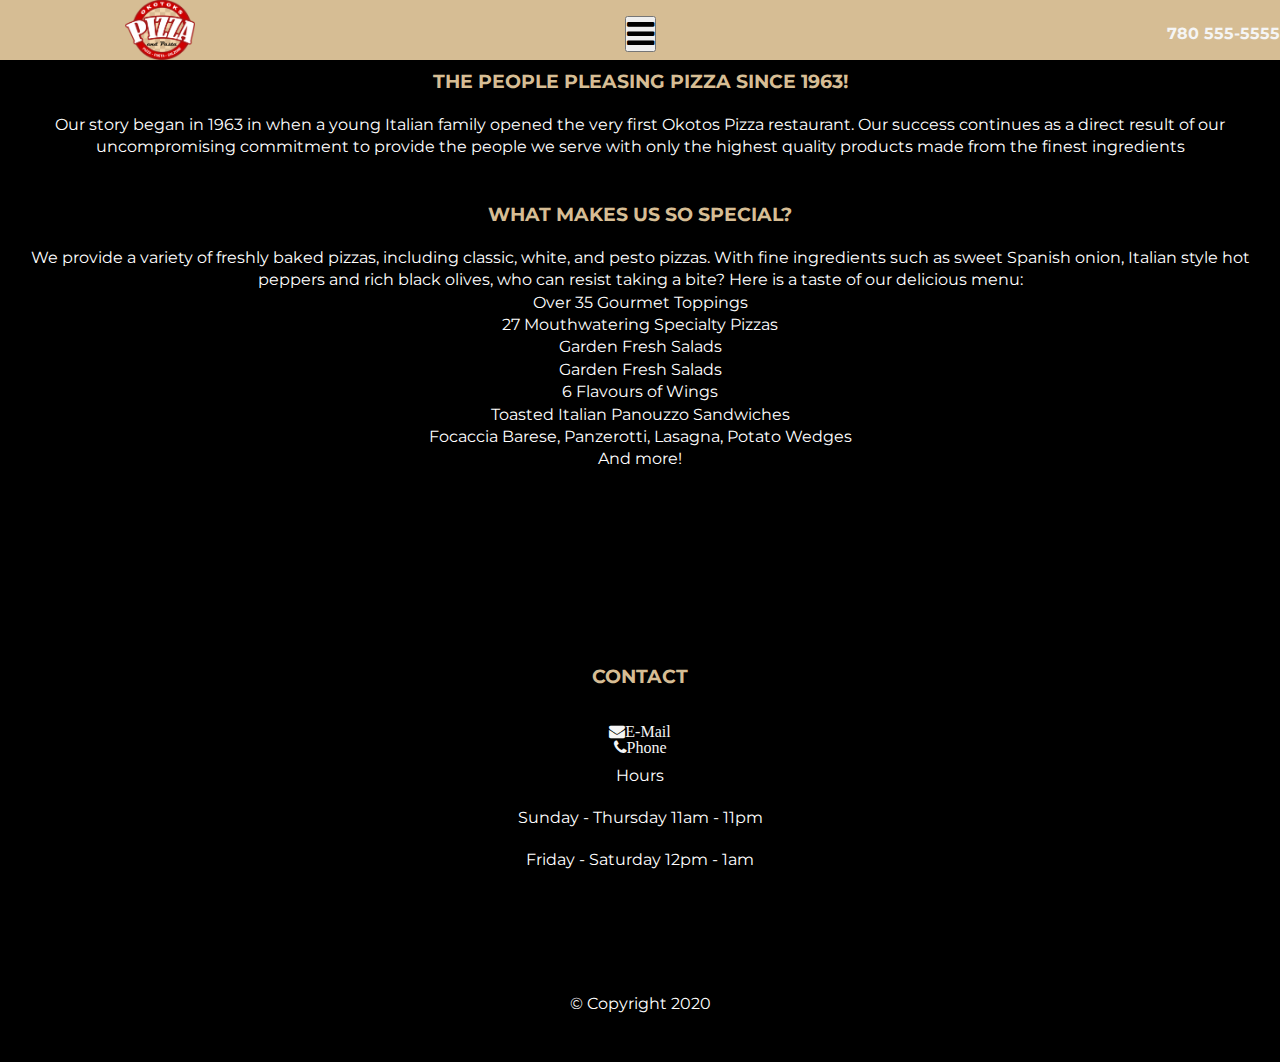
<file: index.html>
<!DOCTYPE html>
<html lang="en" dir="ltr">
<head>
    <meta charset="UTF-8">
    <meta name="viewport" content="width=device-width, initial-scale=1.0, minimum-scale=1.0, maximum-scale=1.0">   
    <meta name="description" content="taste the best pizza in Okotoks, family owned restaurant in Okotoks, fresh delicious ingredients, best pizza place, pizza, pasta, delivery, pick-up">
    <meta name="keywords" content="best pizza, Okotoks pizza, pasta, italian food, delivery">
    <meta name="author" content="Cristabel Martinez">
    <meta name="og:title" content="Doug">
    <meta name="og:description" content="taste the best pizza in Okotoks, family owned restaurant in Okotoks, fresh delicious ingredients, best pizza place" >
    <meta name="og:url" content="https://okotokspizza.ml">
    <meta name="og:image" content="https://p0.pxfuel.com/preview/527/929/124/chefs-portraits-cook-food.jpg">
    <meta name="twitter:card" content="summary_large_image"> 
    <!--icon-->
    <link rel="shortcut icon" href="images/favicon.ico" type="image/x-icon">
    <link rel="icon" href="images/favicon.ico" type="image/x-icon">
    <!--css-->
    <link rel="stylesheet" href="css/style.css">
    <link rel="stylesheet" href="https://stackpath.bootstrapcdn.com/font-awesome/4.7.0/css/font-awesome.min.css">
   <!--font family-->
    <link href="https://fonts.googleapis.com/css2?family=Montserrat:wght@400;500;600&display=swap" rel="stylesheet">
    <title>Okotoks Pizza</title>
</head>
<body>
    <div class="layout-wrapper">
        <header>
            <div class="logo">
                <img src="images/logo.png" alt="logo">
            </div>
            <div class="phone">
                <a href="tel:780555555">780 555-5555</a>
            </div>
            <div class="nav"> 
                <input type="checkbox" class="hamburger-button">
                <button>
                    <i class="fa fa-bars"></i>
                </button>
                <ul class="menu">
                    <li>
                        <a href="/about.html">About Us</a>
                    </li>
                    <li>
                        <a href="/menu.html">Menu</a>
                    </li>                    
                </ul>
            </div>
        </header>
    <!-- Main content -->
        <div class="container">
            <h3>THE PEOPLE PLEASING PIZZA SINCE 1963!</h3>
            <p>
            Our story began in 1963 in when a young Italian family 
            opened the very first Okotos Pizza restaurant. 
            Our success continues as a direct result of our uncompromising 
            commitment to provide the people we serve with only the highest 
            quality products made from the finest ingredients
            </p>
            <br>
            <h3>WHAT MAKES US SO SPECIAL? </h3>
            <p>
            We provide a variety of freshly baked pizzas, including 
            classic, white, and pesto pizzas. With fine ingredients 
            such as sweet Spanish onion, Italian style hot peppers and 
            rich black olives, who can resist taking a bite? Here is a taste 
            of our delicious menu:
            <br>
            Over 35 Gourmet Toppings
            <br>
            27 Mouthwatering Specialty Pizzas
            <br>
            Garden Fresh Salads
            <br>
            Garden Fresh Salads
            <br>
            6 Flavours of Wings
            <br>
            Toasted Italian Panouzzo Sandwiches
            <br>
            Focaccia Barese, Panzerotti, Lasagna, Potato Wedges
            <br>
            And more!
            </p>
            <br>
            <iframe class="map" src="https://www.google.com/maps/embed?pb=!1m18!1m12!1m3!1d2525.6666434117897!2d-113.98395158429197!3d50.72612337951438!2m3!1f0!2f0!3f0!3m2!1i1024!2i768!4f13.1!3m3!1m2!1s0x537199ef78b39207%3A0xa224df5fbe194cd0!2sOkotoks%20Pizza%20%26%20Donair!5e0!3m2!1sen!2sca!4v1604418319061!5m2!1sen!2sca" 
            frameborder="0" style="border:0;" allowfullscreen="" aria-hidden="false" tabindex="0"></iframe>
            <h3>CONTACT</h3>
            <br>
            <a href="mailto:info@okotokspizza.com"></a> 
            <i class="fa fa-envelope">E-Mail</i>
            <a href="tel780555555"></a>
            <i class="fa fa-phone">Phone</i>
            <p>Hours</p>
            <p>Sunday - Thursday 11am - 11pm</p>
            <p>Friday - Saturday 12pm - 1am</p>
        </div>   
    </div> 
    <footer> 
        <br>
        <p>&copy; Copyright 2020</p>
    </footer>      
</body>
</html>
</file>
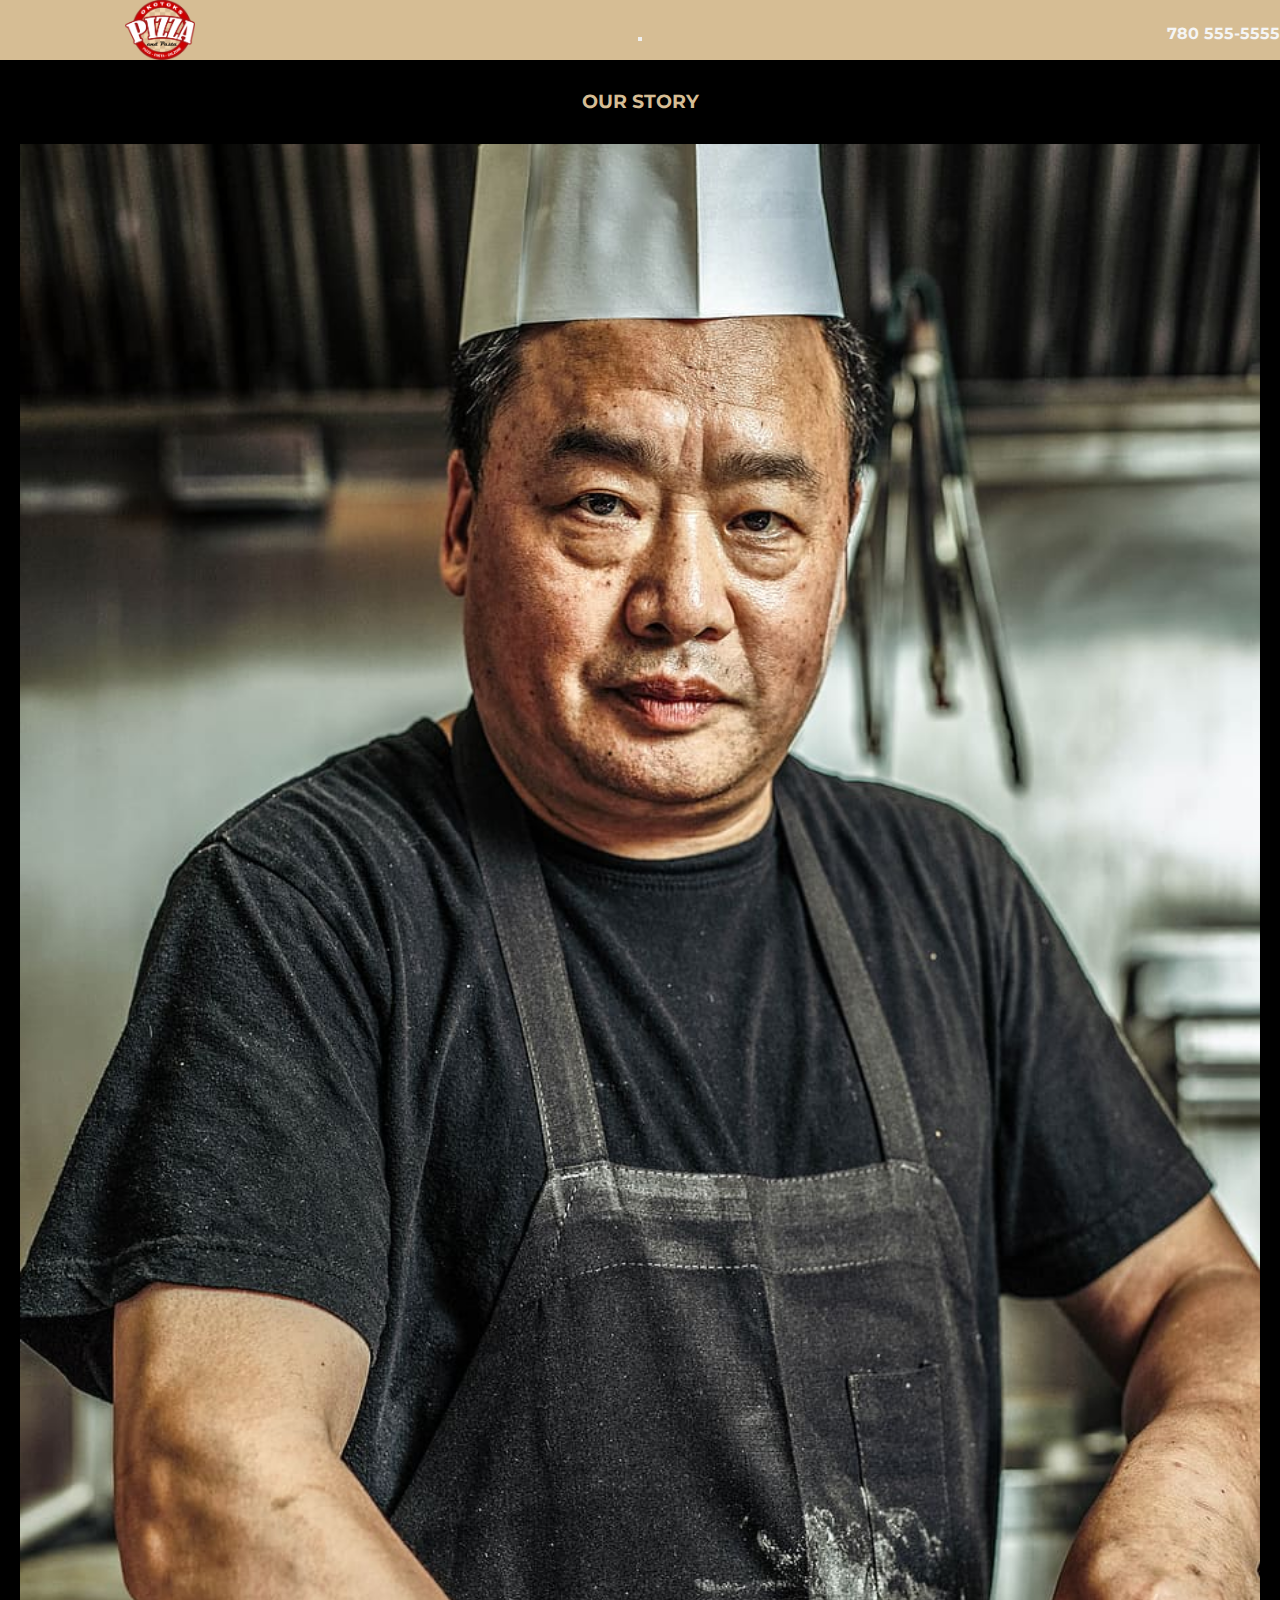
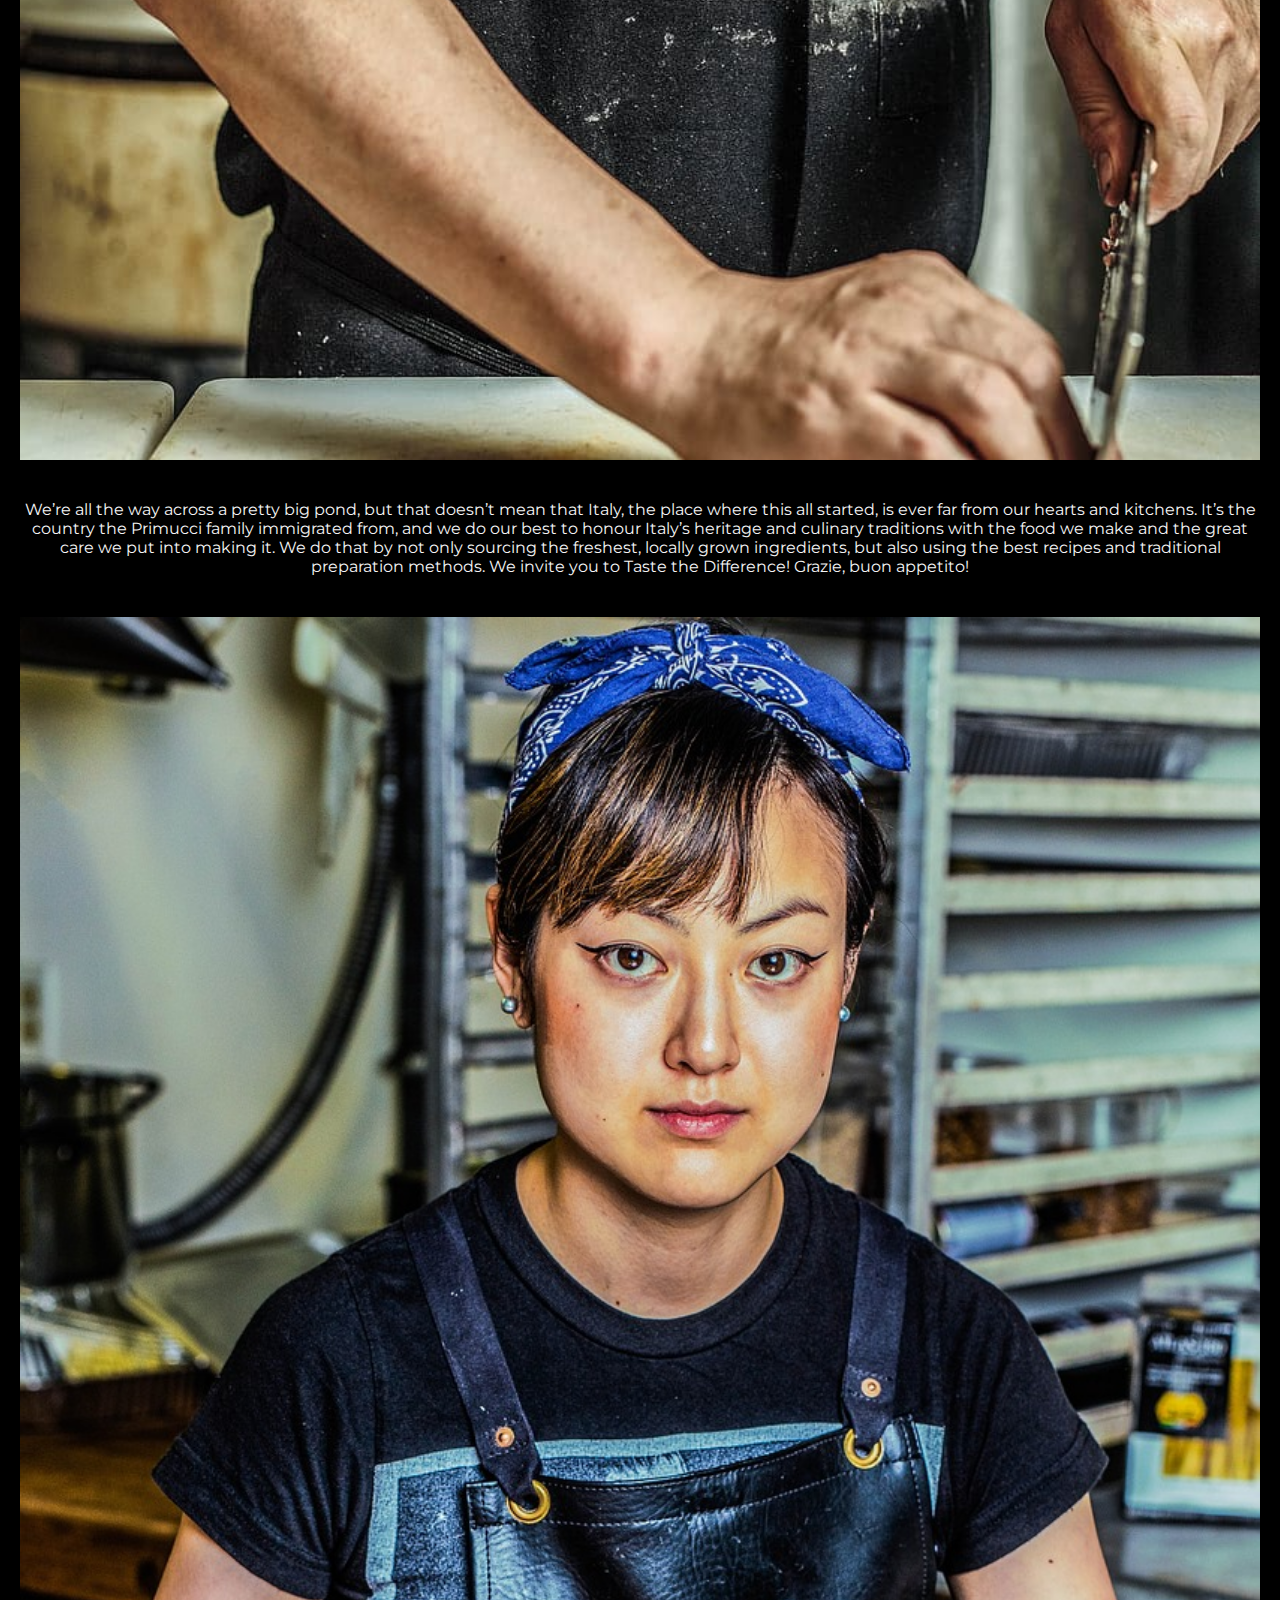
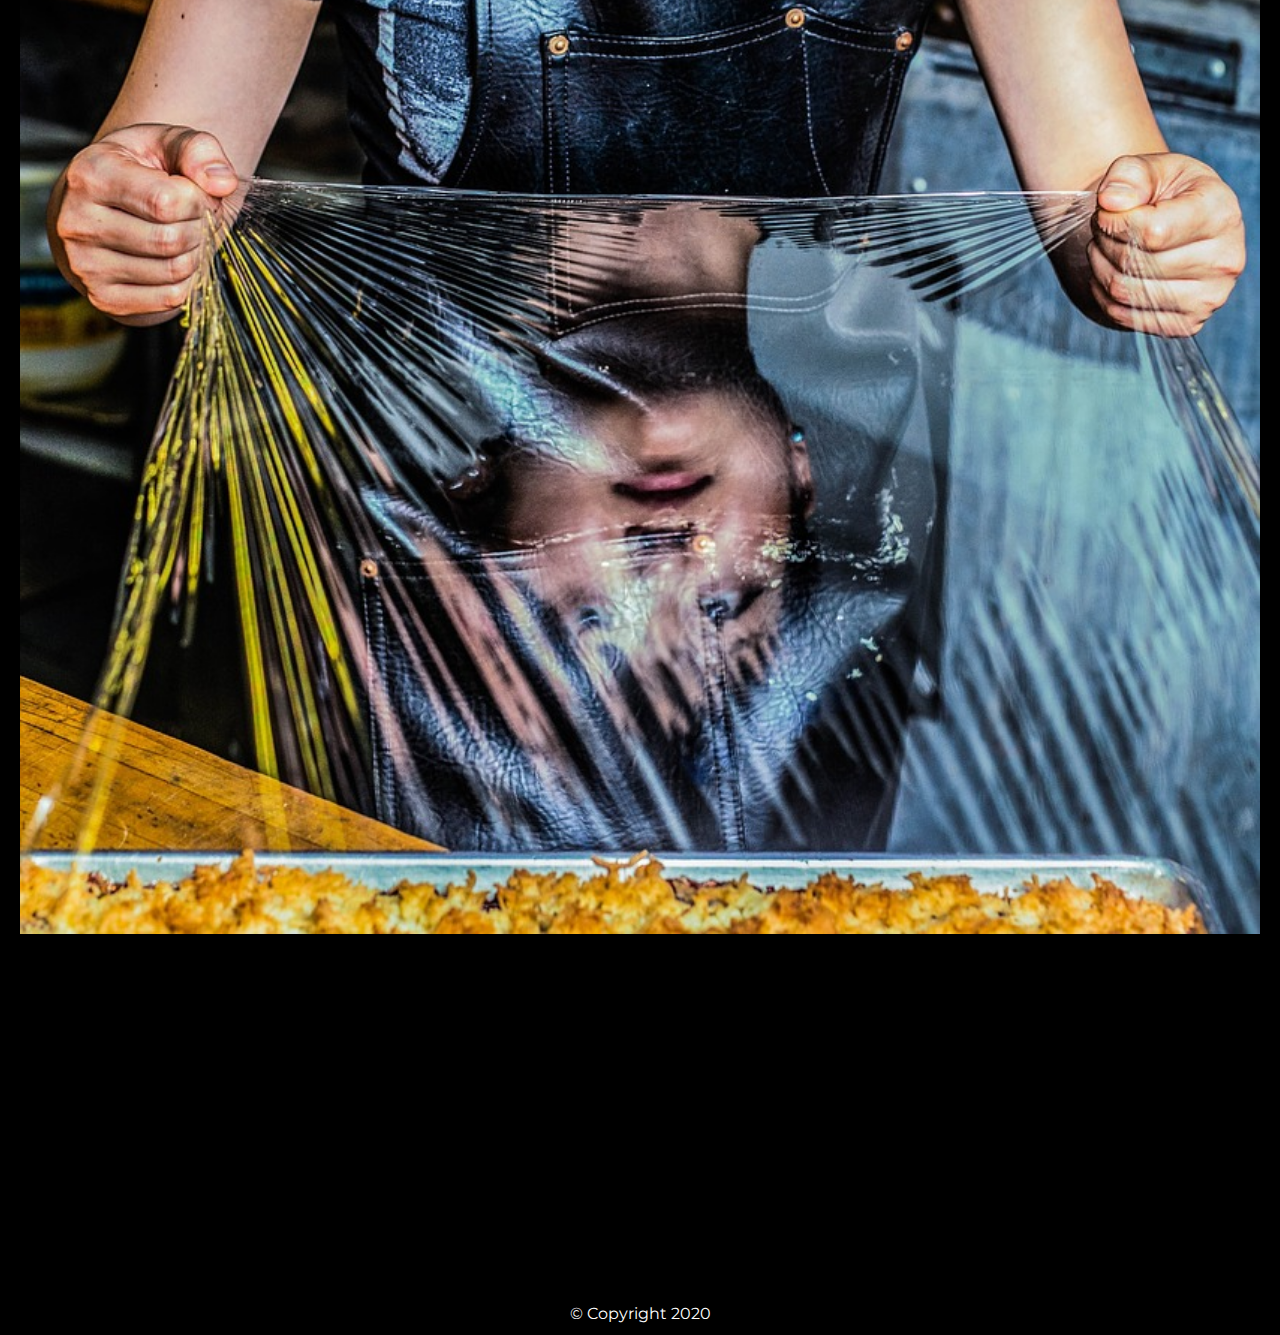
<file: about.html>
<!DOCTYPE html>
<html lang="en">
<head>
    <meta charset="UTF-8">
    <meta name="viewport" content="width=device-width, initial-scale=1.0 minimum-scale=1.0, maximum-scale=1.0">   
    <meta name="description" content="Family owned italian resturant, ">
    <meta name="keywords" content="great food, better atmosphere, our traditions">
    <meta name="author" content="Doug">
    <!--icon-->
   <link rel="shortcut icon" href="images/favicon.ico" type="image/x-icon">
   <link rel="icon" href="images/favicon.ico" type="image/x-icon">
    <!--css-->
   <link rel="stylesheet" href="css/style.css">
  <!--font family-->
   <link href="https://fonts.googleapis.com/css2?family=Montserrat:wght@400;500;600&display=swap" rel="stylesheet">
    <title>Our Story</title>
</head>
<body>
    <div class="layout-wrapper">
        <header>
            <div class="logo">
                <img src="images/logo.png" alt="logo">
            </div>
            <div class="phone">
                <a href="tel:780555555">780 555-5555</a>
            </div>
            <div class="nav"> 
                <input type="checkbox" class="hamburger-button">
                <button>
                    <i class="fa fa-bars"></i>
                </button>
                <ul class="menu">
                    <li>
                        <a href="/about.html">About Us</a>
                    </li>
                    <li>
                        <a href="/menu.html">Menu</a>
                    </li>                    
                </ul>
            </div>
        </header>
        <div class="container">
            <h3 class="story">OUR STORY</h3>
            <img class="chef" src="../images/chef.jpg" alt="picture of chef">
            <p class="story">
            We’re all the way across a pretty big pond, but that doesn’t mean that Italy, the place where this all 
            started, is ever far from our hearts and kitchens. It’s the country the Primucci family immigrated from, 
            and we do our best to honour Italy’s  heritage and culinary traditions with the food we make and the great 
            care we put into making it. We do that by not only sourcing the freshest, locally grown ingredients, but also 
            using the best recipes and traditional preparation methods. We invite you to Taste the Difference!

            Grazie, buon appetito!      
            </p>
            <img class="female" src="../images/female.jpg" alt="female chef">
            <iframe class="video1" width="560" height="315" src="https://www.youtube.com/embed/Zvbeqb_SIA4" 
            frameborder="0" allow="accelerometer; autoplay; clipboard-write; encrypted-media; 
            gyroscope; picture-in-picture" allowfullscreen></iframe>
        </div>
        <div class="footer">
            <br>
            <p>&copy; Copyright 2020</p>
        </div>
    </div>      
</body>
</html>
</file>
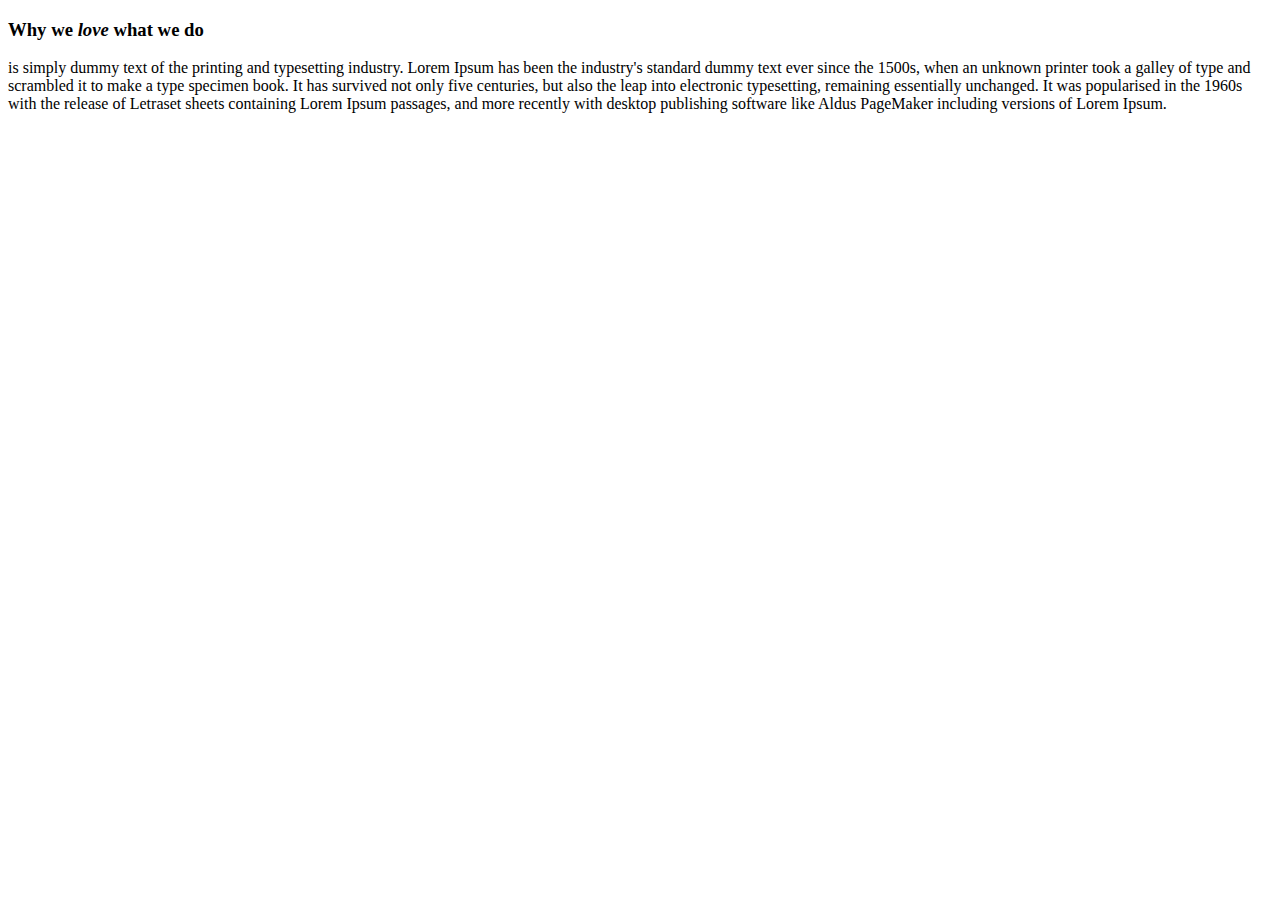
<file: aboutus.html>
<!DOCTYPE html>
<html lang="en">
<head>
    <meta charset="UTF-8">
    <meta name="viewport" content="width=device-width, initial-scale=1.0">
    <title>About Us</title>
</head>
<body>
    <h3>Why we <i>love</i> what we do</h3>
        <p>
            is simply dummy text of the printing and typesetting industry. Lorem Ipsum has been the industry's standard dummy text ever since the 1500s, when an unknown printer took a galley of type and scrambled it to make a type specimen book. It has survived not only five centuries, but also the leap into electronic typesetting, remaining essentially unchanged. It was popularised in the 1960s with the release of Letraset sheets containing Lorem Ipsum passages, and more recently with desktop publishing software like Aldus PageMaker including versions of Lorem Ipsum.
        </p>
</body>
</html>
</file>
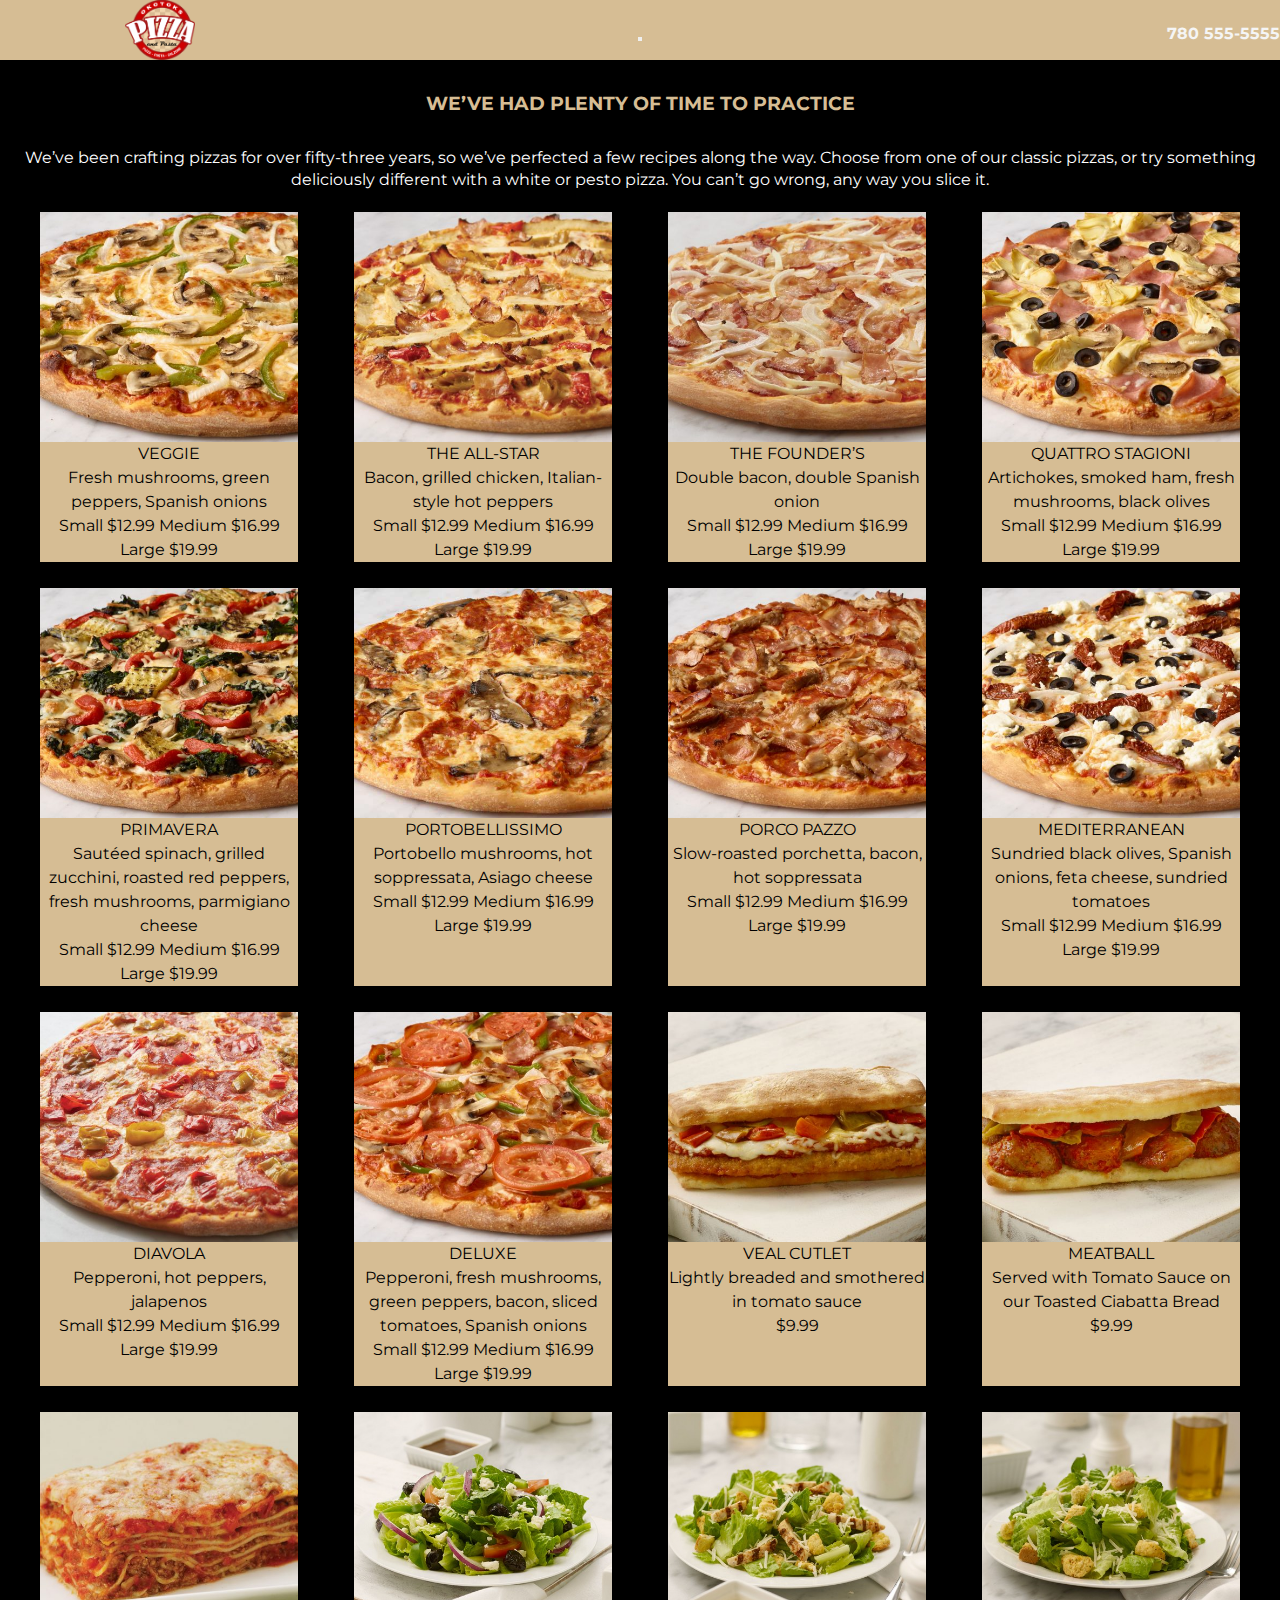
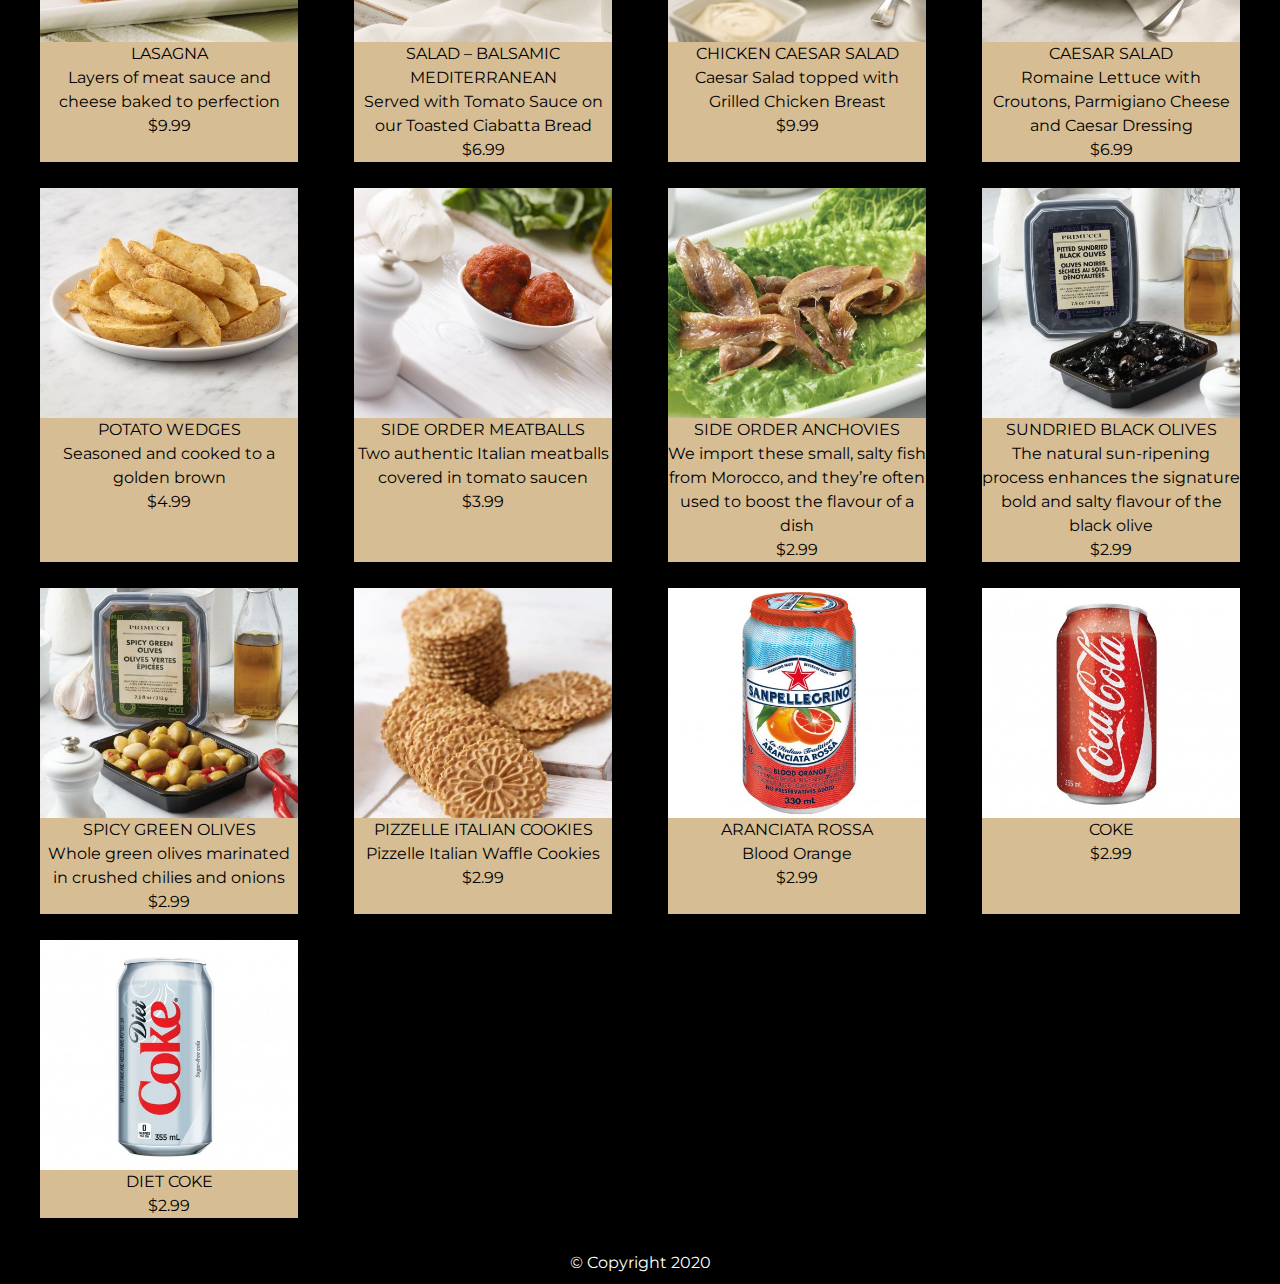
<file: menu.html>
<!DOCTYPE html>
<html lang="en">
<head>
    <meta charset="UTF-8">
    <meta name="viewport" content="width=device-width, initial-scale=1.0, minimum-scale=1.0, maximum-scale=1.0">   
    <meta name="description" content="menu for the best pizza in Okotoks">
    <meta name="keywords" content="pizza, pasta, pepperoni, cheese, italian food, delivery">
    <meta name="author" content="Doug">
    <!--icon-->
    <link rel="shortcut icon" href="images/favicon.ico" type="image/x-icon">
    <link rel="icon" href="images/favicon.ico" type="image/x-icon">
    <!--css-->
    <link rel="stylesheet" href="css/style.css">
    <!--font family-->
    <link href="https://fonts.googleapis.com/css2?family=Montserrat:wght@400;500;600&display=swap" rel="stylesheet">
    <title>MENU</title>
</head>
<body>
    <div class="layout-wrapper">
        <header>
               <div class="logo">
                <img src="images/logo.png" alt="logo">
            </div>
            <div class="phone">
                <a href="tel:780555555">780 555-5555</a>
            </div>
            <div class="nav"> 
                <input type="checkbox" class="hamburger-button">
                <button>
                    <i class="fa fa-bars"></i>
                </button>
                <ul class="menu">
                    <li>
                        <a href="/about.html">About Us</a>
                    </li>
                    <li>
                        <a href="/index.html">Home</a>
                    </li>                    
                </ul>
            </div>
        </header>
        <main class="menu-main">
            <h3 class="menu-h3">WE’VE HAD PLENTY OF TIME TO PRACTICE</h3>
                <P>We’ve been crafting pizzas for over fifty-three years, 
                    so we’ve perfected a few recipes along the way. Choose 
                    from one of our classic pizzas, or try something deliciously 
                    different with a white or pesto pizza. You can’t go wrong, any 
                    way you slice it.
                </P>
<!-- Main Menu Options -->
            <div class="food-menu-wrapper">
                <div class="item">
                    <div class="image" style="background-image: url('images/Veggie.jpg')"></div>
                    <div class="name">
                        VEGGIE
                    </div>
                    <div class="description">
                        Fresh mushrooms, green peppers, Spanish onions
                    </div>
                    <div class="price">
                        Small $12.99
                        Medium $16.99
                        Large $19.99
                    </div>
                </div>  
                
                <div class="item">
                    <div class="image" style="background-image: url('images/all-star.jpg')"></div>
                    <div class="name">
                        THE ALL-STAR
                    </div>
                    <div class="description">
                        Bacon, grilled chicken, Italian-style hot peppers
                    </div>
                    <div class="price">
                        Small $12.99
                        Medium $16.99
                        Large $19.99
                    </div>
                </div>

                <div class="item">
                    <div class="image" style="background-image: url('images/TheFounders.jpg')"></div>
                    <div class="name">
                        THE FOUNDER’S
                    </div>
                    <div class="description">
                        Double bacon, double Spanish onion
                    </div>
                    <div class="price">
                        Small $12.99
                        Medium $16.99
                        Large $19.99
                    </div>
                </div>

                <div class="item">
                    <div class="image" style="background-image: url('images/QtroStaggioni.jpg')"></div>
                    <div class="name">
                        QUATTRO STAGIONI
                    </div>
                    <div class="description">
                        Artichokes, smoked ham, fresh mushrooms, black olives
                    </div>
                    <div class="price">
                        Small $12.99
                        Medium $16.99
                        Large $19.99
                    </div>
                </div>

                <div class="item">
                    <div class="image" style="background-image: url('images/Primaqvera.jpg')"></div>
                    <div class="name">
                        PRIMAVERA
                    </div>
                    <div class="description">
                        Sautéed spinach, grilled zucchini, roasted red peppers, fresh mushrooms, parmigiano cheese
                    </div>
                    <div class="price">
                        Small $12.99
                        Medium $16.99
                        Large $19.99
                    </div>
                </div>

                <div class="item">
                    <div class="image" style="background-image: url('images/Portobellissimo.jpg')"></div>
                    <div class="name">
                        PORTOBELLISSIMO
                    </div>
                    <div class="description">
                        Portobello mushrooms, hot soppressata, Asiago cheese
                    </div>
                    <div class="price">
                        Small $12.99
                        Medium $16.99
                        Large $19.99
                    </div>
                </div>

                <div class="item">
                    <div class="image" style="background-image: url('images/PorcoPazzo.jpg')"></div>
                    <div class="name">
                        PORCO PAZZO
                    </div>
                    <div class="description">
                        Slow-roasted porchetta, bacon, hot soppressata
                    </div>
                    <div class="price">
                        Small $12.99
                        Medium $16.99
                        Large $19.99
                    </div>
                </div>

                <div class="item">
                    <div class="image" style="background-image: url('images/Mediterranean.jpg')"></div>
                    <div class="name">
                        MEDITERRANEAN
                    </div>
                    <div class="description">
                        Sundried black olives, Spanish onions, feta cheese, sundried tomatoes
                    </div>
                    <div class="price">
                        Small $12.99
                        Medium $16.99
                        Large $19.99
                    </div>
                </div>

                <div class="item">
                    <div class="image" style="background-image: url('images/diavola.jpg')"></div>
                    <div class="name">
                        DIAVOLA
                    </div>
                    <div class="description">
                        Pepperoni, hot peppers, jalapenos
                    </div>
                    <div class="price">
                        Small $12.99
                        Medium $16.99
                        Large $19.99
                    </div>
                </div>

                <div class="item">
                    <div class="image" style="background-image: url('images/Deluxe.jpg')"></div>
                    <div class="name">
                        DELUXE
                    </div>
                    <div class="description">
                        Pepperoni, fresh mushrooms, green peppers, bacon, sliced tomatoes, Spanish onions
                    </div>
                    <div class="price">
                        Small $12.99
                        Medium $16.99
                        Large $19.99
                    </div>
                </div>

                <div class="item">
                    <div class="image" style="background-image: url('images/Cutlet.jpg')"></div>
                    <div class="name">
                        VEAL CUTLET
                    </div>
                    <div class="description">
                        Lightly breaded and smothered in tomato sauce
                    </div>
                    <div class="price">
                        $9.99
                    </div>
                </div>

                <div class="item">
                    <div class="image" style="background-image: url('images/Sdwch-Meatball.jpg')"></div>
                    <div class="name">
                        MEATBALL
                    </div>
                    <div class="description">
                        Served with Tomato Sauce on our Toasted Ciabatta Bread
                    </div>
                    <div class="price">
                        $9.99
                    </div>
                </div>
                
                <div class="item">
                    <div class="image" style="background-image: url('images/Lasagna.jpeg')"></div>
                    <div class="name">
                        LASAGNA
                    </div>
                    <div class="description">
                        Layers of meat sauce and cheese baked to perfection
                    </div>
                    <div class="price">
                        $9.99
                    </div>
                </div>

                <div class="item">
                    <div class="image" style="background-image: url('images/MediterraneanSalad.jpg')"></div>
                    <div class="name">
                        SALAD – BALSAMIC MEDITERRANEAN
                    </div>
                    <div class="description">
                        Served with Tomato Sauce on our Toasted Ciabatta Bread
                    </div>
                    <div class="price">
                        $6.99
                    </div>
                </div>

                <div class="item">
                    <div class="image" style="background-image: url('images/CknCaesarSalad.jpg')"></div>
                    <div class="name">
                        CHICKEN CAESAR SALAD
                    </div>
                    <div class="description">
                        Caesar Salad topped with Grilled Chicken Breast
                    </div>
                    <div class="price">
                        $9.99
                    </div>
                </div>

                <div class="item">
                    <div class="image" style="background-image: url('images/CaesarSalad.jpg')"></div>
                    <div class="name">
                        CAESAR SALAD
                    </div>
                    <div class="description">
                        Romaine Lettuce with Croutons, Parmigiano Cheese and Caesar Dressing
                    </div>
                    <div class="price">
                        $6.99
                    </div>
                </div>

                <div class="item">
                    <div class="image" style="background-image: url('images/Wedges.jpg')"></div>
                    <div class="name">
                        POTATO WEDGES
                    </div>
                    <div class="description">
                        Seasoned and cooked to a golden brown
                    </div>
                    <div class="price">
                        $4.99
                    </div>
                </div>

                <div class="item">
                    <div class="image" style="background-image: url('images/Meatballs.jpg')"></div>
                    <div class="name">
                        SIDE ORDER MEATBALLS
                    </div>
                    <div class="description">
                        Two authentic Italian meatballs covered in tomato saucen
                    </div>
                    <div class="price">
                        $3.99
                    </div>
                </div>

                <div class="item">
                    <div class="image" style="background-image: url('images/Anchovies.jpg')"></div>
                    <div class="name">
                        SIDE ORDER ANCHOVIES
                    </div>
                    <div class="description">
                        We import these small, salty fish from Morocco, and they’re often used to boost the flavour of a dish
                    </div>
                    <div class="price">
                        $2.99
                    </div>
                </div>

                <div class="item">
                    <div class="image" style="background-image: url('images/SunBlkOlives.jpg')"></div>
                    <div class="name">
                        SUNDRIED BLACK OLIVES
                    </div>
                    <div class="description">
                        The natural sun-ripening process enhances the signature bold and salty flavour of the black olive
                    </div>
                    <div class="price">
                        $2.99
                    </div>
                </div>

                <div class="item">
                    <div class="image" style="background-image: url('images/SpGrnOlives.jpg')"></div>
                    <div class="name">
                        SPICY GREEN OLIVES
                    </div>
                    <div class="description">
                        Whole green olives marinated in crushed chilies and onions
                    </div>
                    <div class="price">
                        $2.99
                    </div>
                </div>

                <div class="item">
                    <div class="image" style="background-image: url('images/Pizzelle.jpeg')"></div>
                    <div class="name">
                        PIZZELLE ITALIAN COOKIES
                    </div>
                    <div class="description">
                        Pizzelle Italian Waffle Cookies
                    </div>
                    <div class="price">
                        $2.99
                    </div>
                </div>

                <div class="item">
                    <div class="image" style="background-image: url('images/BloodOrange.jpg')"></div>
                    <div class="name">
                        ARANCIATA ROSSA
                    </div>
                    <div class="description">
                        Blood Orange
                    </div>
                    <div class="price">
                        $2.99
                    </div>
                </div>

                <div class="item">
                    <div class="image" style="background-image: url('images/Coke.jpg')"></div>
                    <div class="name">
                        COKE
                    </div>
                    <div class="description">
                        
                    </div>
                    <div class="price">
                        $2.99
                    </div>
                </div>

                <div class="item">
                    <div class="image" style="background-image: url('images/DietCoke.jpg')"></div>
                    <div class="name">
                        DIET COKE
                    </div>
                    <div class="description">
                        
                    </div>
                    <div class="price">
                        $2.99
                    </div>
                </div>
            </div>
        </main>
        <div class="footer">
            <br>
            <p>&copy; Copyright 2020</p>
        </div> 
    </div>     
</body>
</html>
</file>
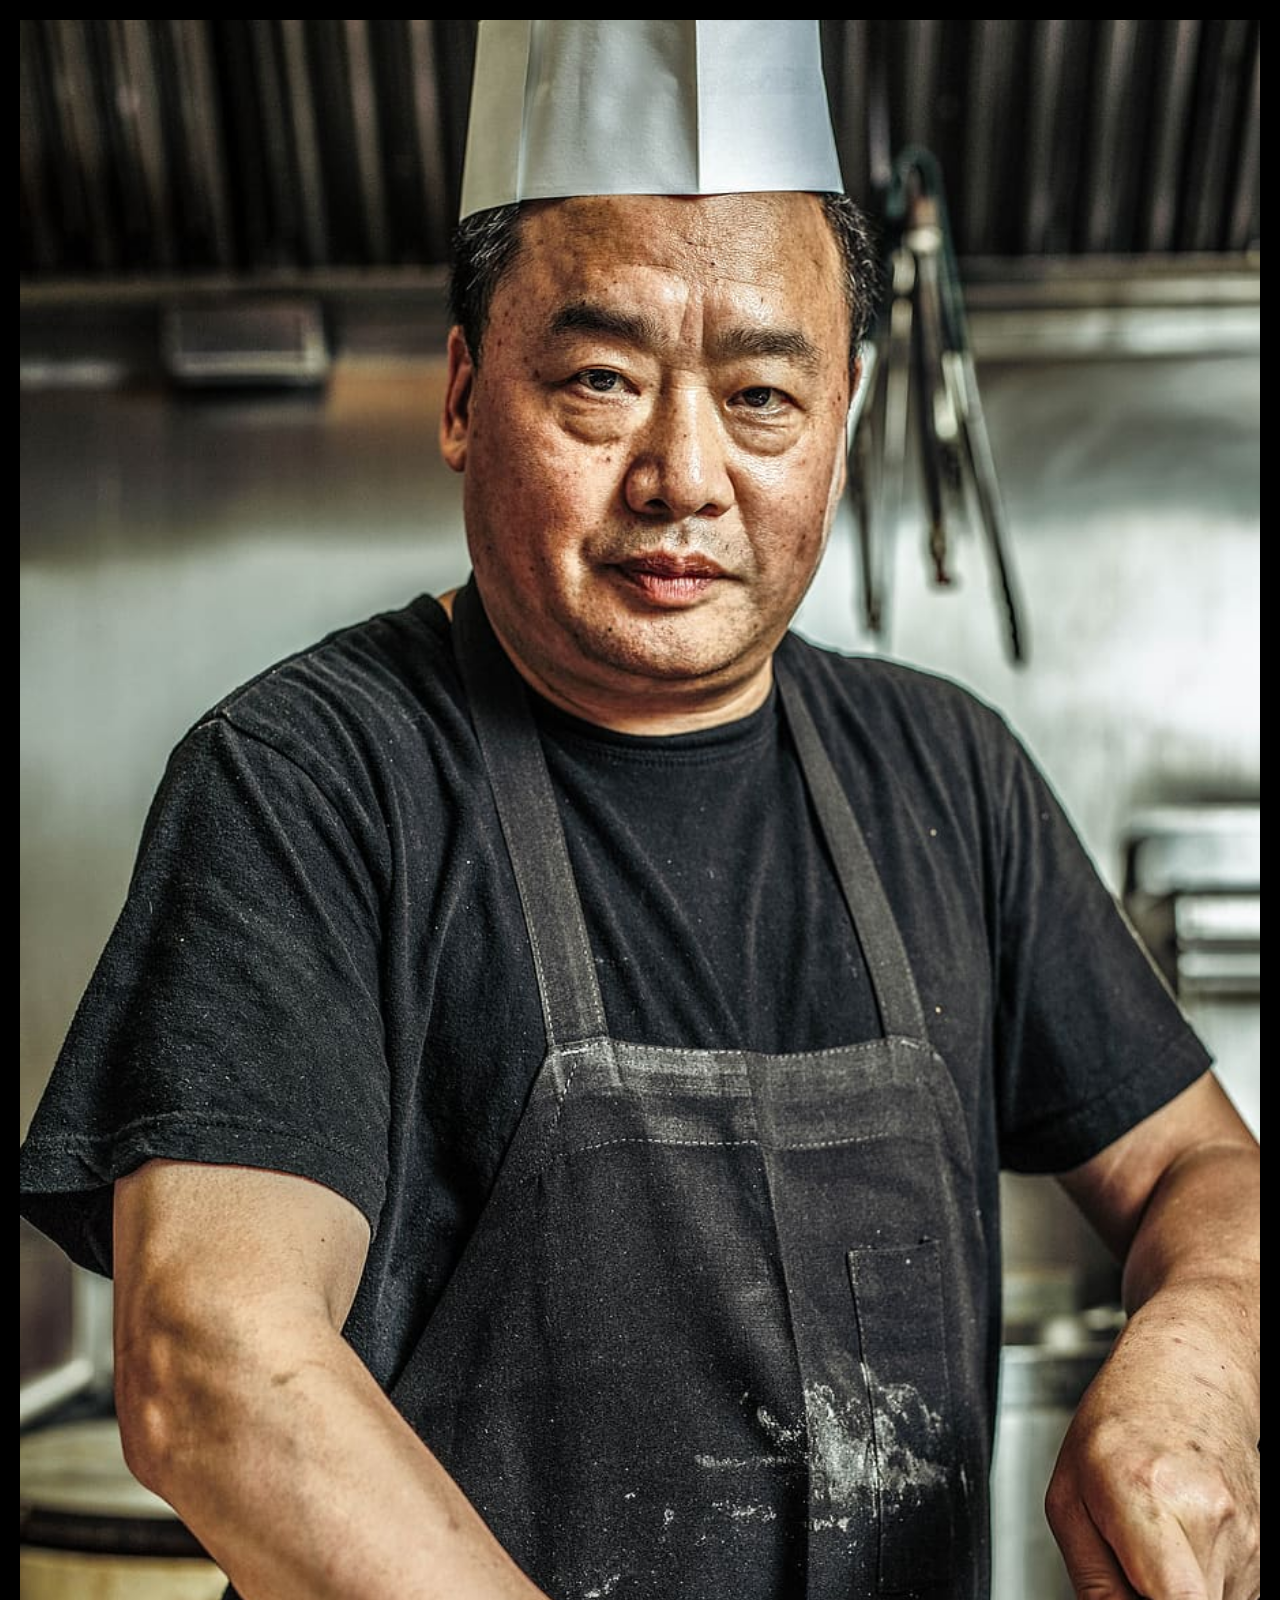
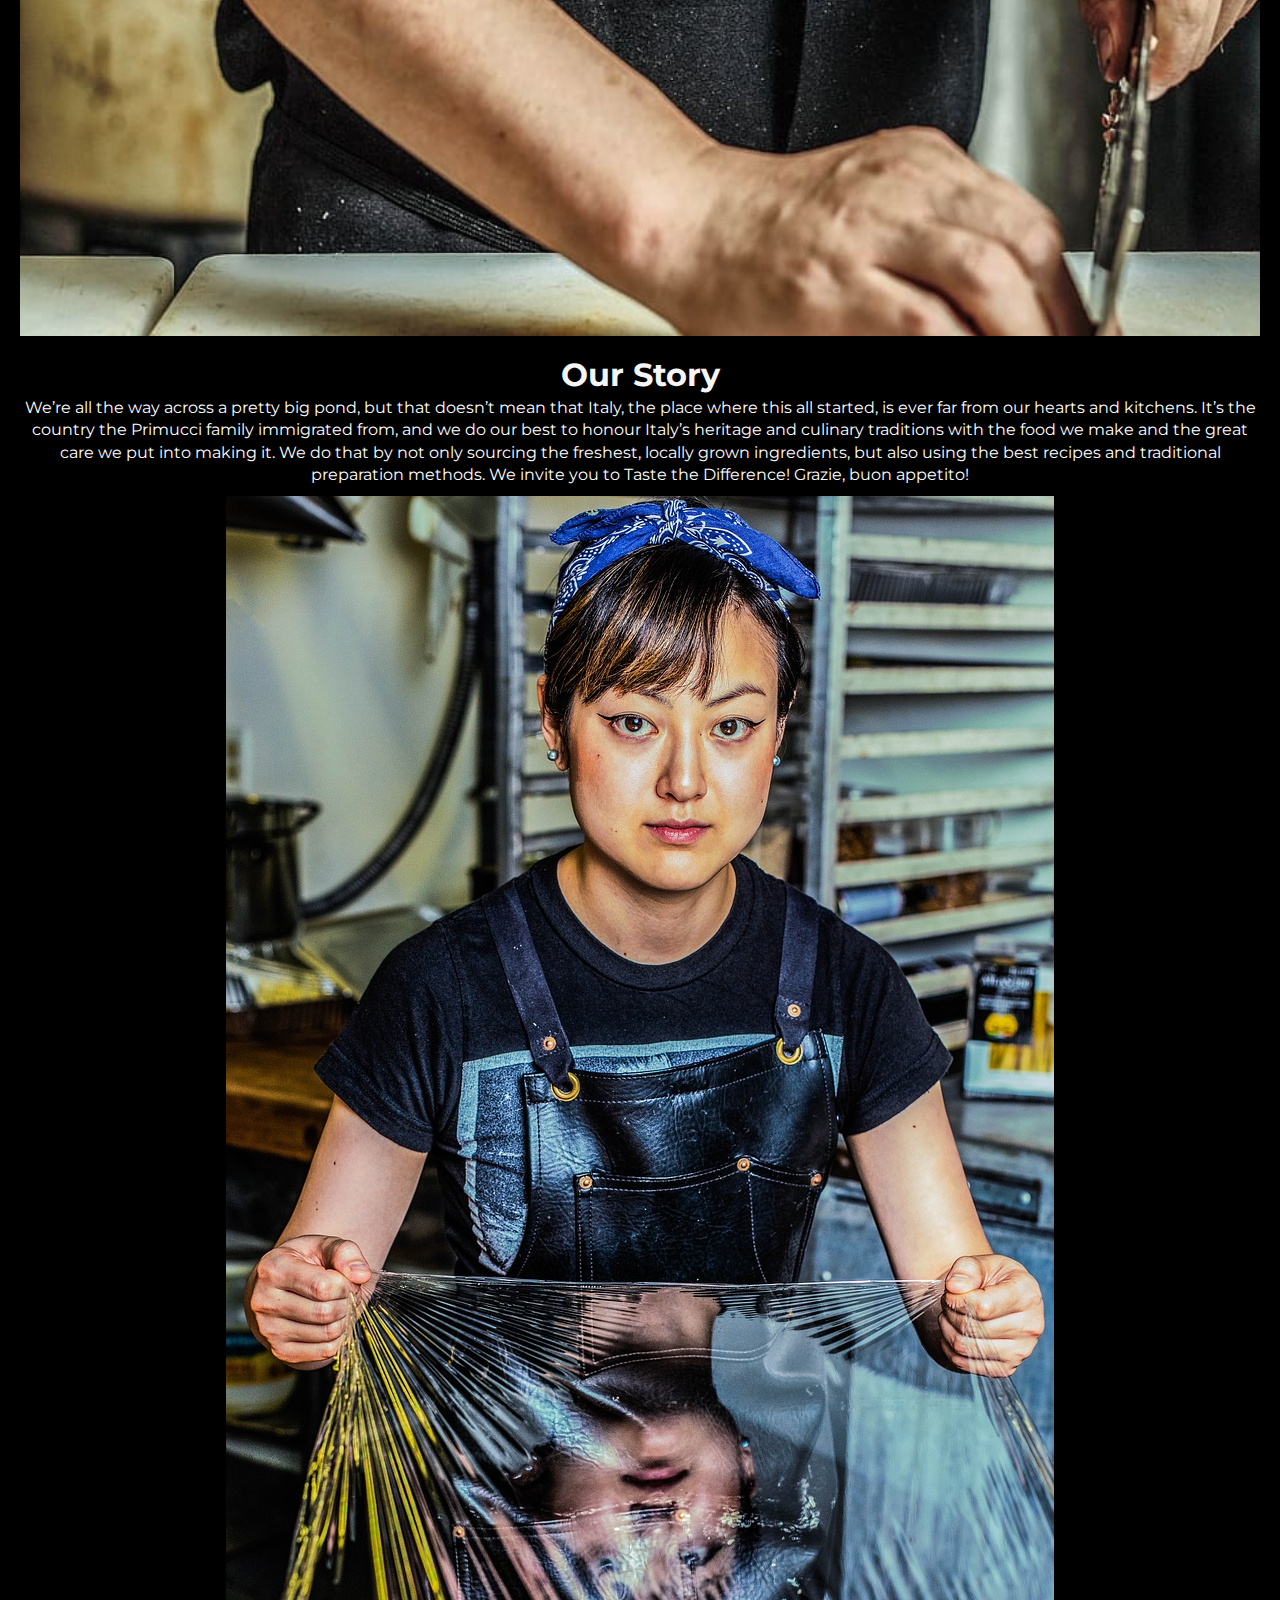
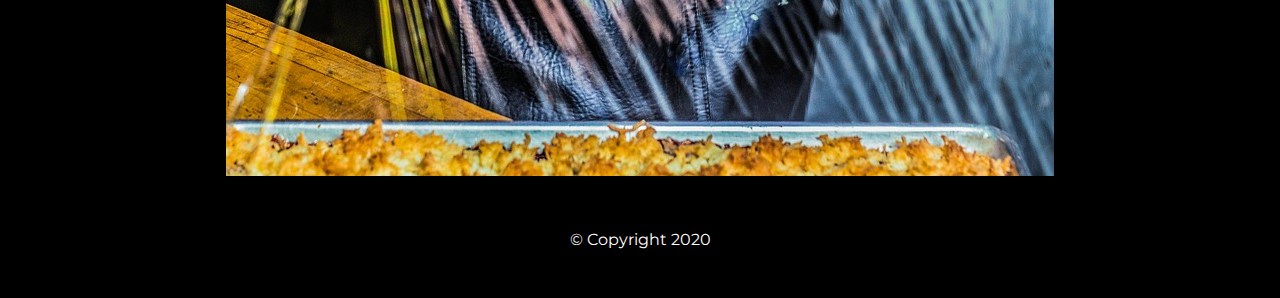
<file: ourstory.html>
<!DOCTYPE html>
<html lang="en">
<head>
    <meta charset="UTF-8">
    <meta name="viewport" content="width=device-width, initial-scale=1.0">   
    <meta name="description" content="Family owned italian resturant, ">
    <meta name="keywords" content="great food, better atmosphere, our traditions">
    <meta name="author" content="Doug">
    <link rel="stylesheet" href="css/style.css">    
    <link href="https://fonts.googleapis.com/css2?family=Montserrat:wght@400;500;600&display=swap" rel="stylesheet">
    <title>Our Story</title>
</head>
<body>
    <a href="../index.html"HOME></a>
    <img class="chef" src="../images/chef.jpg" alt="picture of chef">
    <h1>Our Story</h1>
    <p>
        We’re all the way across a pretty big pond, but that doesn’t mean that Italy, the place where this all 
        started, is ever far from our hearts and kitchens. It’s the country the Primucci family immigrated from, 
        and we do our best to honour Italy’s  heritage and culinary traditions with the food we make and the great 
        care we put into making it. We do that by not only sourcing the freshest, locally grown ingredients, but also 
        using the best recipes and traditional preparation methods. We invite you to Taste the Difference!

        Grazie, buon appetito!      
    </p>
    <img src="../images/female.jpg" alt="female chef">
    <footer>
        <p>&copy; Copyright 2020</p>
    </footer>
</body>
<style 
.chef {
    background-image: url(https://p0.pxfuel.com/preview/527/929/124/chefs-portraits-cook-food.jpg);
    background-size: cover;
    background-position: center;
    min-height: 1000px;
}
</html>
</file>
<file: css/style.css>
* {
  margin: 0;
  padding: 0;
  -webkit-box-sizing: border-box;
          box-sizing: border-box;
}

.layout-wrapper {
  display: -ms-grid;
  display: grid;
  -ms-grid-rows: 60px 1fr 40px;
      grid-template-rows: 60px 1fr 40px;
  min-height: 100vh;
}

header {
  display: -ms-grid;
  display: grid;
  background-color: #D6BD94;
  -ms-grid-columns: 1fr 2fr 1fr;
      grid-template-columns: 1fr 2fr 1fr;
  -webkit-box-align: center;
      -ms-flex-align: center;
          align-items: center;
}

header .logo img {
  height: 60px;
}

header .phone {
  text-decoration: none;
  -ms-grid-column-align: center;
      justify-self: center;
  font-family: 'Montserrat', sans-serif;
  line-height: 1.2;
  color: whitesmoke;
}

header .phone > a {
  text-decoration: none;
  -ms-grid-column-align: center;
      justify-self: center;
  font-family: 'Montserrat', sans-serif;
  line-height: 1.2;
  color: whitesmoke;
  font-weight: bold;
}

header li > a {
  text-decoration: none;
  -ms-grid-column-align: center;
      justify-self: center;
  font-family: 'Montserrat', sans-serif;
  line-height: 1.2;
  color: whitesmoke;
  font-weight: bold;
  margin-top: 20px;
}

header .nav {
  -ms-grid-column-align: end;
      justify-self: end;
  position: relative;
}

header .nav .menu {
  position: fixed;
  top: 0;
  left: 0;
  width: 160px;
  height: 100vh;
  background-color: #D6BD94;
  -webkit-transform: translateX(-100%);
          transform: translateX(-100%);
  -webkit-transition: -webkit-transform 0.2s ease-in-out;
  transition: -webkit-transform 0.2s ease-in-out;
  transition: transform 0.2s ease-in-out;
  transition: transform 0.2s ease-in-out, -webkit-transform 0.2s ease-in-out;
}

header .nav .fa-bars {
  font-size: 2rem;
}

header .nav .hamburger-button {
  position: absolute;
  top: 0;
  right: 0;
  width: 28px;
  height: 30px;
  opacity: 0;
  cursor: pointer;
}

header .nav .hamburger-button:checked ~ .menu {
  -webkit-transform: none;
          transform: none;
}

header .nav .hamburger-button:checked ~ .fa-bars:before {
  content: '\f00d';
}

main {
  background-color: #000000;
}

footer {
  display: -ms-grid;
  display: grid;
  grid-column-gap: 0;
  background-color: black;
  min-height: 10vh;
  padding: 4vh;
  color: whitesmoke;
  -webkit-box-align: center;
      -ms-flex-align: center;
          align-items: center;
  justify-items: center;
  text-align: center;
  font-family: 'Montserrat', sans-serif;
  line-height: 1.6;
}

@media only screen and (min-width: 768px) {
  .layout-wrapper header .nav {
    -webkit-box-ordinal-group: 3;
        -ms-flex-order: 2;
            order: 2;
    -ms-grid-column-align: center;
        justify-self: center;
  }
  .layout-wrapper header .nav button {
    -webkit-box-pack: center;
        -ms-flex-pack: center;
            justify-content: center;
  }
  .layout-wrapper header .nav .menu {
    display: block;
    list-style-type: none;
    padding-top: 40px;
    line-height: 1.9rem;
  }
  .layout-wrapper header .nav .menu > li {
    margin: 0 1rem;
  }
  .layout-wrapper header .phone {
    -webkit-box-ordinal-group: 4;
        -ms-flex-order: 3;
            order: 3;
    -ms-grid-column-align: end;
        justify-self: end;
    text-decoration: none;
  }
  .food-menu-wrapper {
    -ms-grid-columns: (1fr)[3];
        grid-template-columns: repeat(3, 1fr);
  }
}

@media only screen and (min-width: 991px) {
  .food-menu-wrapper {
    -ms-grid-columns: (1fr)[4];
        grid-template-columns: repeat(4, 1fr);
  }
}

@media only screen and (min-width: 1900px) {
  .food-menu-wrapper {
    -ms-grid-columns: (1fr)[6];
        grid-template-columns: repeat(6, 1fr);
  }
}

.container {
  display: -ms-grid;
  display: grid;
}

img.photo1 {
  width: 100%;
}

.map {
  width: 100%;
}

.layout-wrapper {
  display: -ms-grid;
  display: grid;
  -ms-grid-columns: 1fr;
      grid-template-columns: 1fr;
  -ms-grid-columns: auto;
      grid-template-columns: auto;
}

.nav {
  -ms-grid-column-align: end;
      justify-self: end;
  position: relative;
}

.nav .menu {
  position: fixed;
  top: 0;
  left: 0;
  width: 160px;
  height: 100vh;
  background-color: #D6BD94;
  -webkit-transform: translateX(-100%);
          transform: translateX(-100%);
  -webkit-transition: -webkit-transform 0.2s ease-in-out;
  transition: -webkit-transform 0.2s ease-in-out;
  transition: transform 0.2s ease-in-out;
  transition: transform 0.2s ease-in-out, -webkit-transform 0.2s ease-in-out;
}

.nav .fa-bars {
  font-size: 2rem;
}

.nav .hamburger-button {
  position: absolute;
  top: 0;
  right: 0;
  width: 28px;
  height: 30px;
  opacity: 0;
  cursor: pointer;
}

.nav .hamburger-button:checked ~ .menu {
  -webkit-transform: none;
          transform: none;
}

.nav .hamburger-button:checked ~ .fa-bars:before {
  content: '\f00d';
}

h3 {
  color: #D6BD94;
  margin: 10px 20px 10px;
}

p {
  line-height: 1.2rem;
  -webkit-box-align: center;
      -ms-flex-align: center;
          align-items: center;
  color: red;
}

h3.story {
  color: #D6BD94;
  padding-top: 20px;
}

img.chef {
  width: 100%;
  height: auto;
  padding: 20px 20px;
}

img.female {
  width: 100%;
  height: auto;
  padding: 20px 20px;
}

p.story {
  font-family: 'Montserrat', sans-serif;
  line-height: 1.2rem;
  color: whitesmoke;
  -webkit-box-align: center;
      -ms-flex-align: center;
          align-items: center;
  justify-items: center;
  text-align: center;
  padding: 20px 20px;
  text-align: center;
}

iframe.video1 {
  width: 100%;
}

.food-menu-wrapper {
  background-color: #000000;
  display: -ms-grid;
  display: grid;
  -ms-grid-columns: 1fr;
      grid-template-columns: 1fr;
  grid-gap: 1rem;
  padding: 0 20px;
}

.food-menu-wrapper > .item {
  background-color: #D6BD94;
  color: black;
  margin: 10px 20px 0;
}

.food-menu-wrapper > .item > .image {
  height: 230px;
  background-size: cover;
  background-position: center center;
}

.food-menu-wrapper > .item > .image .name {
  font-size: 2rem;
}

body {
  background-color: #000000;
  color: whitesmoke;
  font-family: 'Montserrat', sans-serif;
  text-align: center;
  line-height: 1.5rem;
}

.main-main {
  background-color: #000000;
}

h3.menu-h3 {
  background-color: #000000;
  font-size: 1.2rem;
  line-height: 1.4;
  padding: 15px;
  text-align: center;
  padding: 20px 20px 10px;
  font-weight: bold;
  color: #D6BD94;
}

p {
  background-color: #000000;
  line-height: 1.4;
  padding: 10px 20px 10px;
  text-align: center;
  color: #ffffff;
}

@media only screen and (min-width: 991px) {
  .food-menu-wrapper {
    -ms-grid-columns: (1fr)[4];
        grid-template-columns: repeat(4, 1fr);
  }
}

@media only screen and (min-width: 1900px) {
  .food-menu-wrapper {
    -ms-grid-columns: (1fr)[6];
        grid-template-columns: repeat(6, 1fr);
  }
}
/*# sourceMappingURL=style.css.map */
</file>
